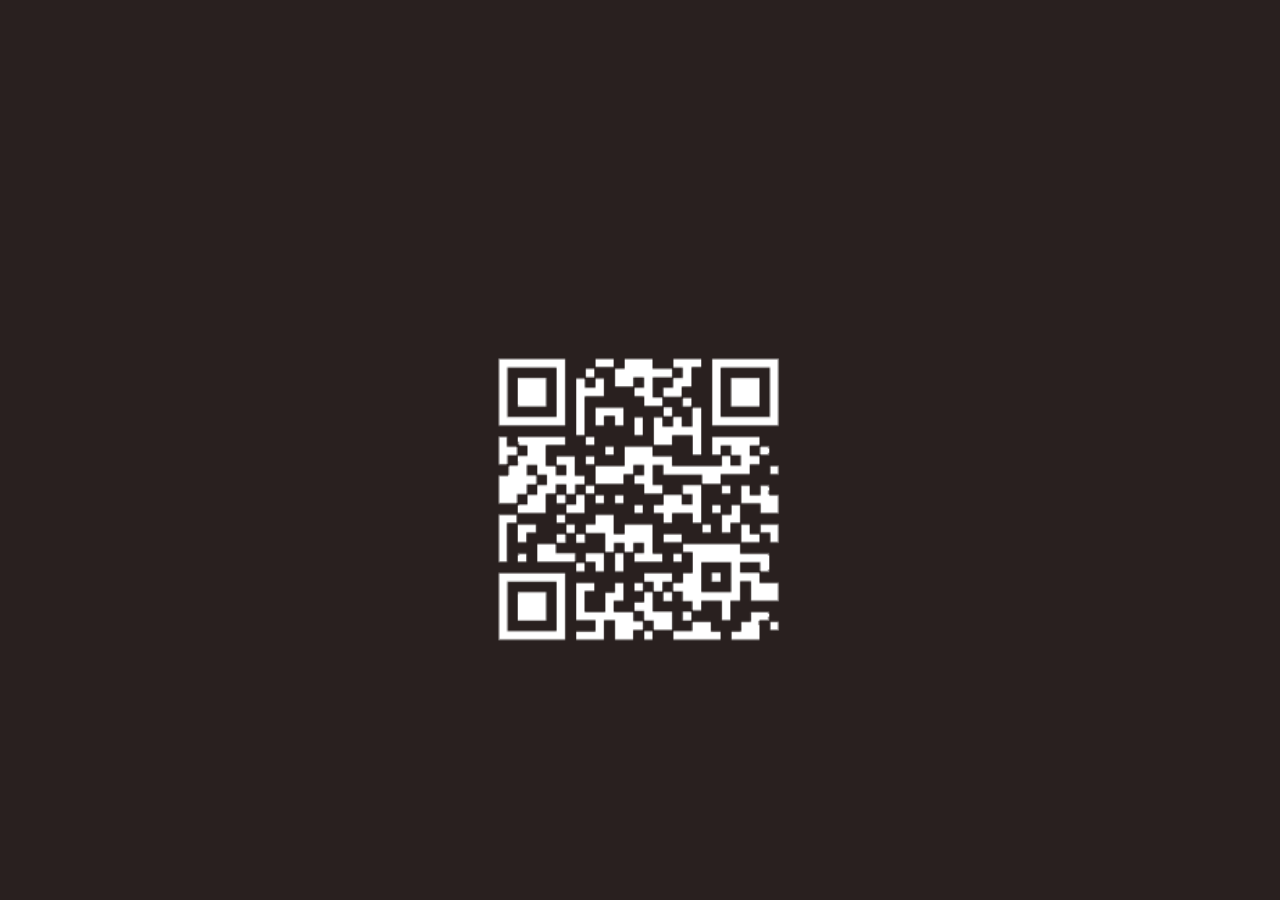
<file: index.html>
<html>

<head>
  <meta charset="utf-8">
  <meta property="og:type" content="website" />
  <meta property="og:title" content="건축공학부 2023 학술제" />
  <meta property="og:site_name" content="건축공학부 2023 학술전시회" />
  <meta property="og:url" content="HYU_Architectural_Engineering" />
  <meta property="og:image" content="./im/thumbnail.jpg" />
  <meta property="og:image:width" content="800" />
  <meta property="og:image:height" content="400" />
  <meta name="viewport" content="width=device-width, initial-scale=1.0">

  <title>2023 건축공학부 학술전시회</title>
  <link rel="stylesheet" importance='high' href="./css/font.css">
  <link rel="stylesheet" href="./css/index.css">
  <link rel="stylesheet" href="./css/reset.css">
  <link rel="stylesheet" href="./css/">
  <link rel="stylesheet" href="./css/font.css">
  <link rel="stylesheet" href="./css/header.css">
  <link rel="icon" href="./im/favicon.ico" type="image/x-icon">

  <script src="https://cdnjs.cloudflare.com/ajax/libs/gsap/3.5.1/gsap.min.js"></script>
  
</head>

<body>
  <canvas id="myCanvas"></canvas>
  <!-- <div class="comingsoon">
    <h1>2023 한양대 건축공학부 학술전시회</h1>
    <h2>Moment into a Movement</h2>Made by 건축공학부 윤준성 임여진
    <h2>Site will be unveiled in December</h2>
  </div> -->

  <div class="header">
    <a href="http://www.hyuare.com" class="title">HYU-ARE</a>
    <div class="menubar"></div>
  </div>
  <div class="header-open">
    <div class="header-menu-container">
      <a href="http://www.hyuare.com"class="header-menu">MOMENT</a>
      <a href="./html/aboutus.html" class="header-menu">ABOUTUS</a>
      <a href="./html/archieve.html" class="header-menu">ARCHIVE</a>
      <a href="./html/event.html" class="header-menu">EVENT</a>
    </div>
    <div class="header-menu-closeButton"></div>
  </div>

  <div id="loadingScreen" class="loading-screen">
    Now Loading.. <br>2023 한양대학교 건축공학부 학술전시회
  </div>


  <div class="momentText-container">
    <span>Turning a Moment</span>&nbsp
    <span>into a Movement</span>
  </div>

  <div class="momentText2-container">
    <span>Moment + Movement</span><br>
    <span>2023 한양대학교 건축공학부 학술제</span><br>
    <span>Graduation Exibition - ACE Contest</span>
  </div>

  <div class="momentText3-container">
    <span>서울 성동구 왕십리로 222</span><br>
    <span>한양대학교 건축관 1층</span><br>
    <span>2023.12.04 - 2023.12.10</span>
  </div>

  <div class="introduce-container">
    <div class="introduce-us">
      <p class="us-team">2023 건축공학부 학술제 준비위원회</p><br>
      <p class="us-name" id="Us-Leader">사이트 제작 및 디자인</p>
      <p class="us-name">윤준성</p><br>
      <p class="us-name" id="Us-Leader">사이트 디자인 및 홍보팀 팀장</p>
      <p class="us-name">임여진</p>
      <br><br>
      <p class="us-name" id="Us-Leader">총괄</p>
      <p class="us-name">고윤서, 박지현</p>
      <br><br>
      <!-- <p class="us-team">기획팀</p> -->
      <p class="us-name" id="Us-Leader">기획팀 팀장</p>
      <p class="us-name">홍수현</p>
      <br>
      <p class="us-name" id="Us-Leader">기획팀</p>
      <p class="us-name">김민준, 김용진, 김찬연, 장수환</p>
      <p class="us-name">조태웅, 최동혁, 홍수현</p>
      <br><br>
      <p class="us-name" id="Us-Leader">운영팀 팀장</p>
      <p class="us-name">문태선</p>
      <br>
      <p class="us-name" id="Us-Leader">운영팀</p>
      <p class="us-name">김은수, 남원지, 문태선, 백서영</p>
      <p class="us-name">송승윤, 이다연, 전선일, 최기훈</p>
      <br><br>
      <p class="us-name" id="Us-Leader">예산팀</p>
      <p class="us-name">이주한, 이태헌</p>
      <br>
    </div>
    <div class="introduce-poster">
      <div class="poster"></div>
      <div class="banner"></div>
    </div>

    <div class="next-page-handler" onclick="location.href='./html/aboutus.html';">>> About Us</div>
    <footer>
      <p>2023 한양대학교 건축공학부 학술전시회</p><br>
      <div>Copyright Yun Junseong All Rights Reserved.</div>
      <p>Inquiry for site modifications : junsung0207@naver.com</p>
    </footer>
  </div>

  
  <script type="text/javascript" src="./js/header.js"></script>
  <script type="text/javascript" src="./js/index.js"></script>
  <script type="text/javascript" src="./js/warning.js"></script>
</body>

</html>
</file>
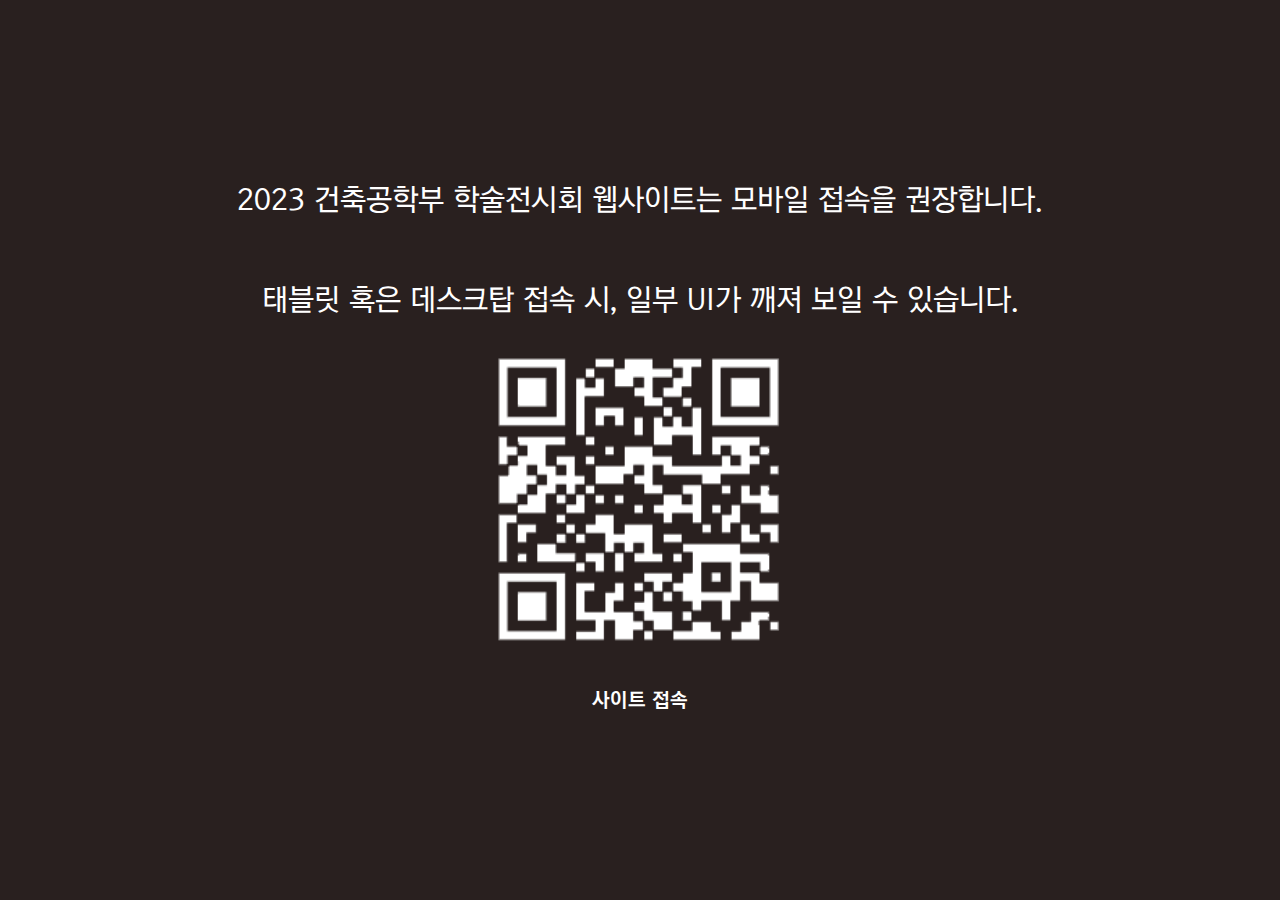
<file: desktop_warning.html>
<html>
    <head>
        <meta charset="utf-8">
        <meta property="og:type" content="website" />
        <meta property="og:title" content="건축공학부 2023 학술제" />
        <meta property="og:site_name" content="건축공학부 2023 학술전시회" />
        <meta property="og:url" content="HYU_Architectural_Engineering" />
        <meta property="og:image" content="./im/thumbnail.png" />
        <meta property="og:image:width" content="800" />
        <meta property="og:image:height" content="400" />
        <meta name="viewport" content="width=device-width, initial-scale=1.0">

        <!-- 공통 -->
        <link rel="stylesheet" importance='high' href="./css/font.css">
        <link rel="stylesheet" href="./css/header.css">
        <link rel="stylesheet" href="./css/reset.css">
        <link rel="stylesheet" href="./css/warning.css">

        <title>2023 건축공학부 학술전시회</title>
    </head>
    <body class="no-redirect">
        <div class="warning-container">
            <div class="warning-text">
                2023 건축공학부 학술전시회 웹사이트는 모바일 접속을 권장합니다. <br>태블릿 혹은 데스크탑 접속 시, 일부 UI가 깨져 보일 수 있습니다.
            </div>
            <div class="warning-qr"></div>
            <div class="warning-link" onclick="gotoPage()">사이트 접속</div>
        </div>

        <script type="text/javascript" src="./js/warning.js"></script>
    </body>
</html>
</file>
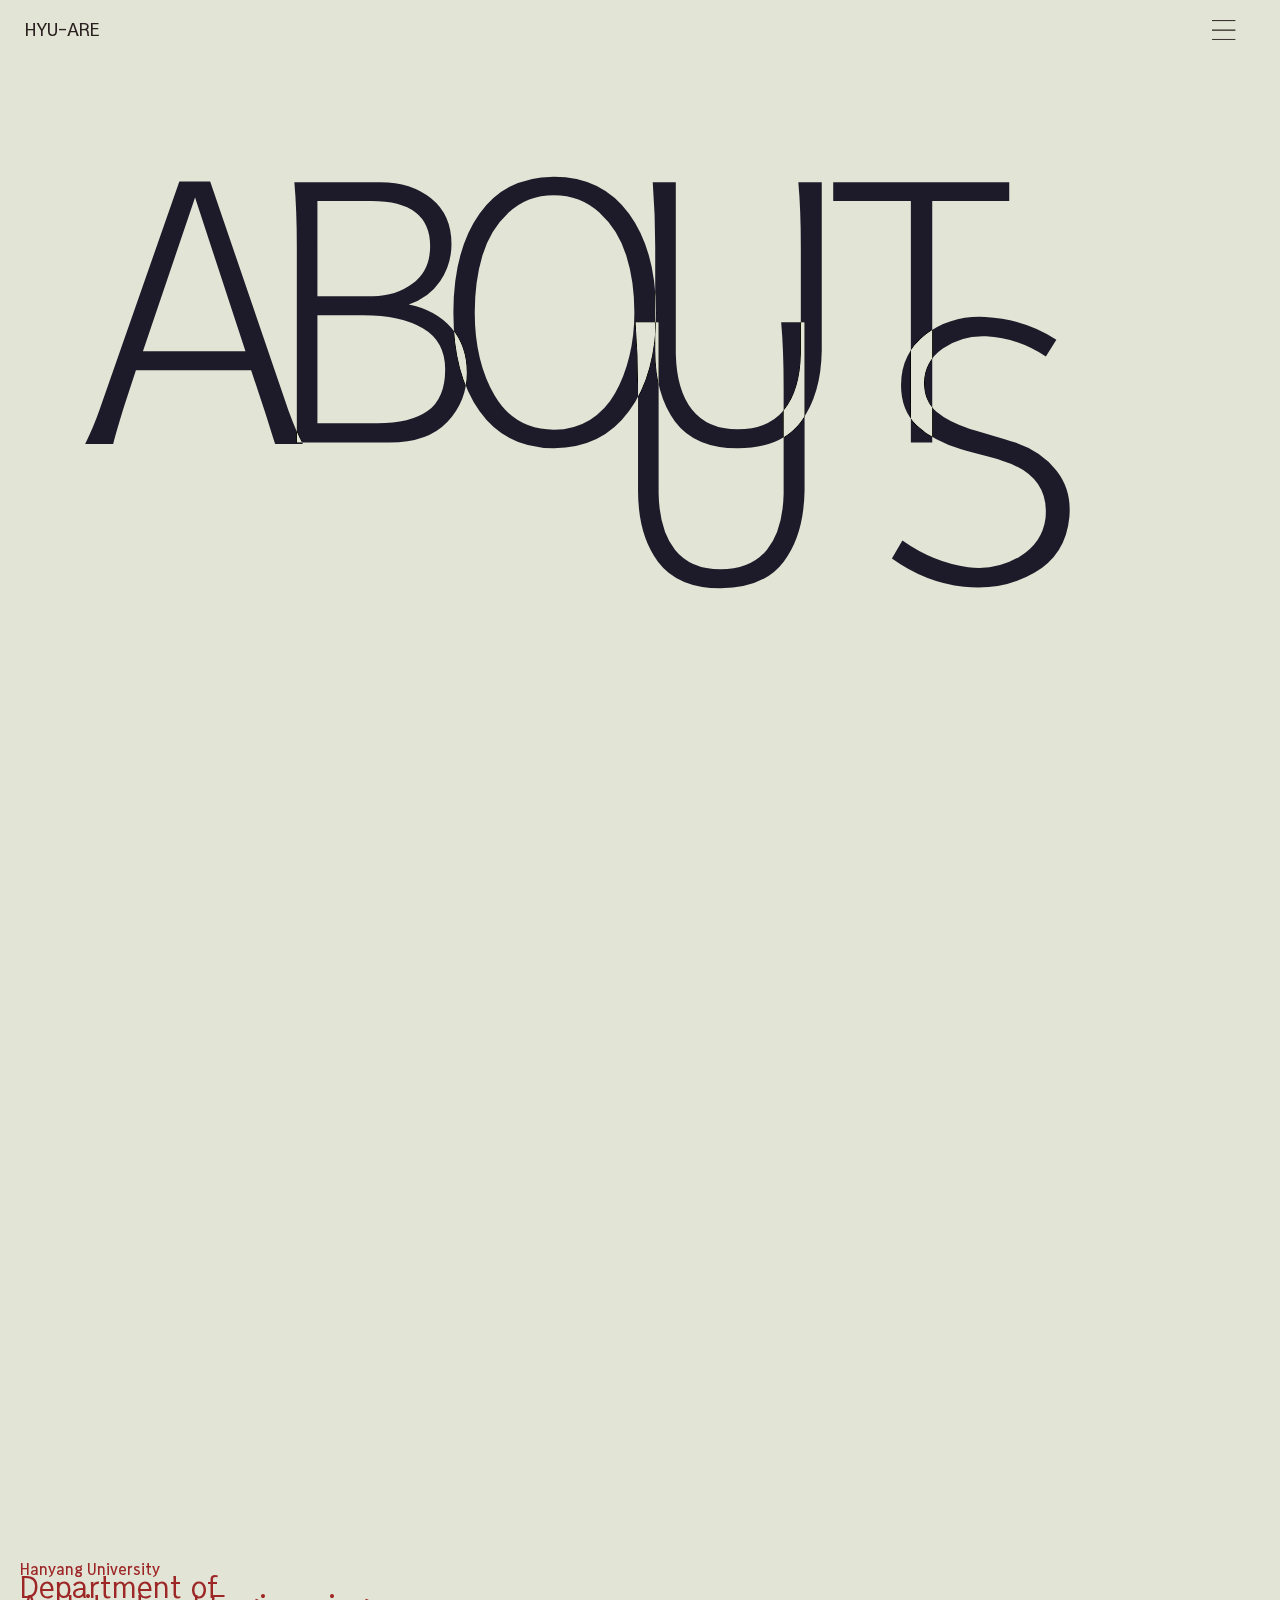
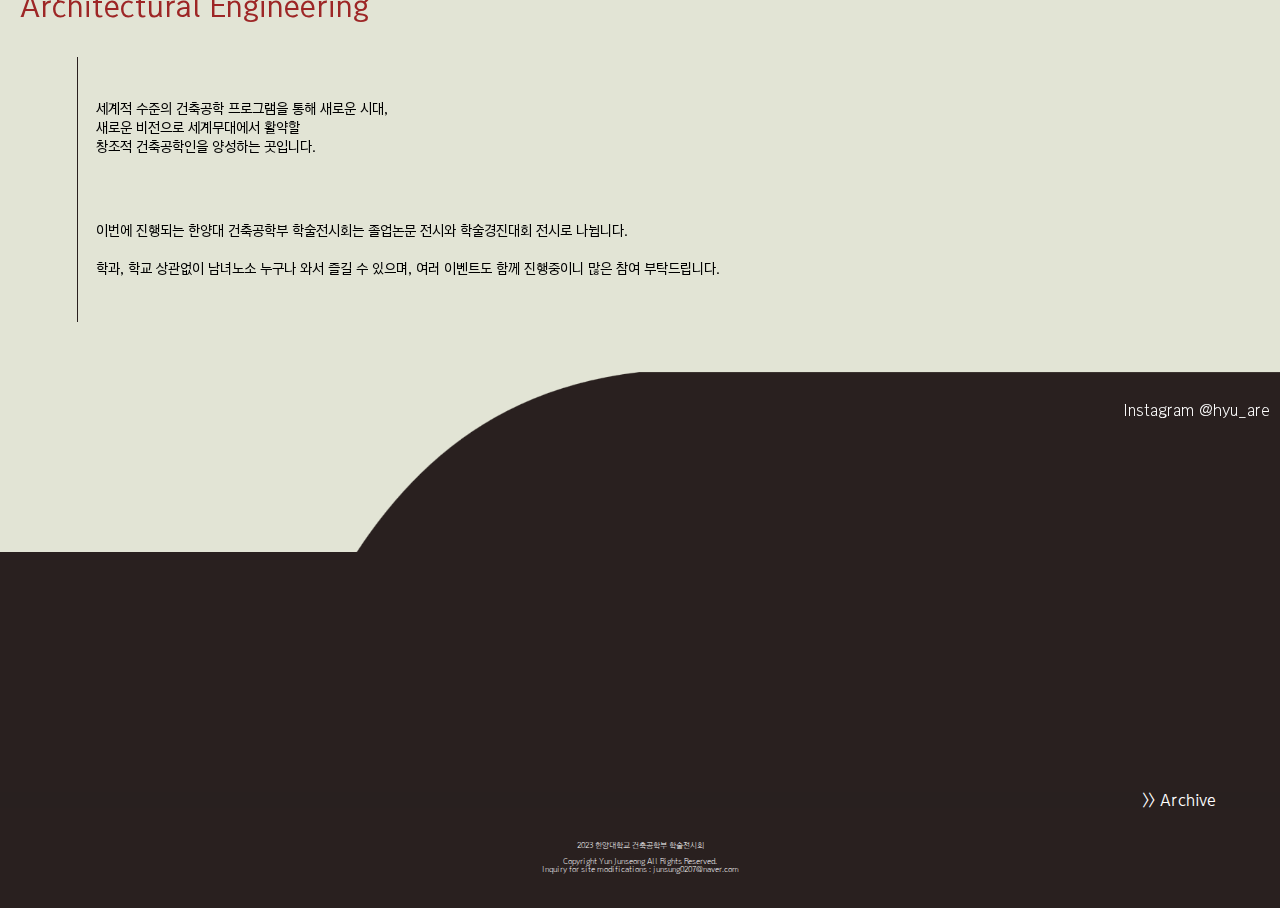
<file: html/aboutus.html>
<html>
    <head>
        <meta charset="utf-8">
        <meta property="og:type" content="website" />
        <meta property="og:title" content="건축공학부 2023 학술제" />
        <meta property="og:site_name" content="건축공학부 2023 학술전시회" />
        <meta property="og:url" content="HYU_Architectural_Engineering" />
        <meta property="og:image" content="../im/thumbnail.png" />
        <meta property="og:image:width" content="800" />
        <meta property="og:image:height" content="400" />
        <meta name="viewport" content="width=device-width, initial-scale=1.0">

        <title>2023 건축공학부 학술전시회</title>
        <!-- 공통 -->
        <link rel="stylesheet" importance='high' href="../css/font.css">
        <link rel="stylesheet" href="../css/header.css">
        <link rel="stylesheet" href="../css/reset.css">
        <link rel="stylesheet" href="../css/aboutus.css">
    </head>

    <body>
        <div class="header">
            <a href="../index.html" class="title">HYU-ARE</a>
            <div class="menubar"></div>
        </div>
        <div class="header-open">
            <div class="header-menu-container">
                <a href="http://www.hyuare.com"class="header-menu">MOMENT</a>
                <a href="../html/aboutus.html" class="header-menu">ABOUTUS</a>
                <a href="../html/archieve.html" class="header-menu">ARCHIVE</a>
                <a href="../html/event.html" class="header-menu">EVENT</a>
            </div>
            <div class="header-menu-closeButton"></div>
        </div>

        <div class="word-container">
            <div class="blend-container">
                <div class="alphabet-container">
                    <span>A</span>
                    <span>B</span>
                    <span>O</span>
                    <span>U</span>
                    <span>T</span>
                    <span>U</span>
                    <span>S</span>
                </div>
                <div class="moving-cir"></div>
                <div class="faculty-ball"></div>
            </div>
        </div>
        
        <div class="school">
            <p>Hanyang University</p>
            <p>Department of<br>Architectural Engineering</p>
        </div>
        <div class="aboutus-container">
            <div class="aboutus-detail">
                <p>
                    세계적 수준의 건축공학 프로그램을 통해 새로운 시대,<br>
                    새로운 비전으로 세계무대에서 활약할 <br>
                    창조적 건축공학인을 양성하는 곳입니다.
                </p>
                <p>
                    이번에 진행되는 한양대 건축공학부 학술전시회는 졸업논문 전시와 학술경진대회 전시로 나뉩니다.
                    <br><br>
                    학과, 학교 상관없이 남녀노소 누구나 와서 즐길 수 있으며, 여러 이벤트도 함께 진행중이니 많은 참여 부탁드립니다.
                    
                </p>
            </div>
        </div>
        <div class="faculty-container">
            
            <div class="faculty-hill">
                <div class="faculty-block-link"onclick="location.href='https://www.instagram.com/hyu_are/';"> 
                    <p>Instagram @hyu_are</p>
                </div>
            </div>
            <div class="faculty-block">
                <!-- <div class="faculty-text">The Faculty</div>
                <div class="faculty-block-prof" onclick="location.href='https://are.hanyang.ac.kr/-2';">
                    <p>교수진</p>
                    <p>김재준 교수님 <br>김주형 교수님</p>
                    <p>박준석 교수님 <br>유은종 교수님</p>
                    <p>전진용 교수님 <br>정재원 교수님</p>
                    <p>최창식 교수님 <br>한상환 교수님</p>
                    <p>배성철 교수님</p>
                </div> -->

                
            </div>
        </div>

        <div class="next-page-handler"><p onclick="location.href='./archieve.html';">>> Archive</p></div>
        <footer>
            <p>2023 한양대학교 건축공학부 학술전시회</p><br>
            <div>Copyright Yun Junseong All Rights Reserved.</div>
            <p>Inquiry for site modifications : junsung0207@naver.com</p>
        </footer>
          <script type="text/javascript" src="../js/header.js"></script>
          <script type="text/javascript" src="../js/aboutus.js"></script>
    </body>
</html>
</file>
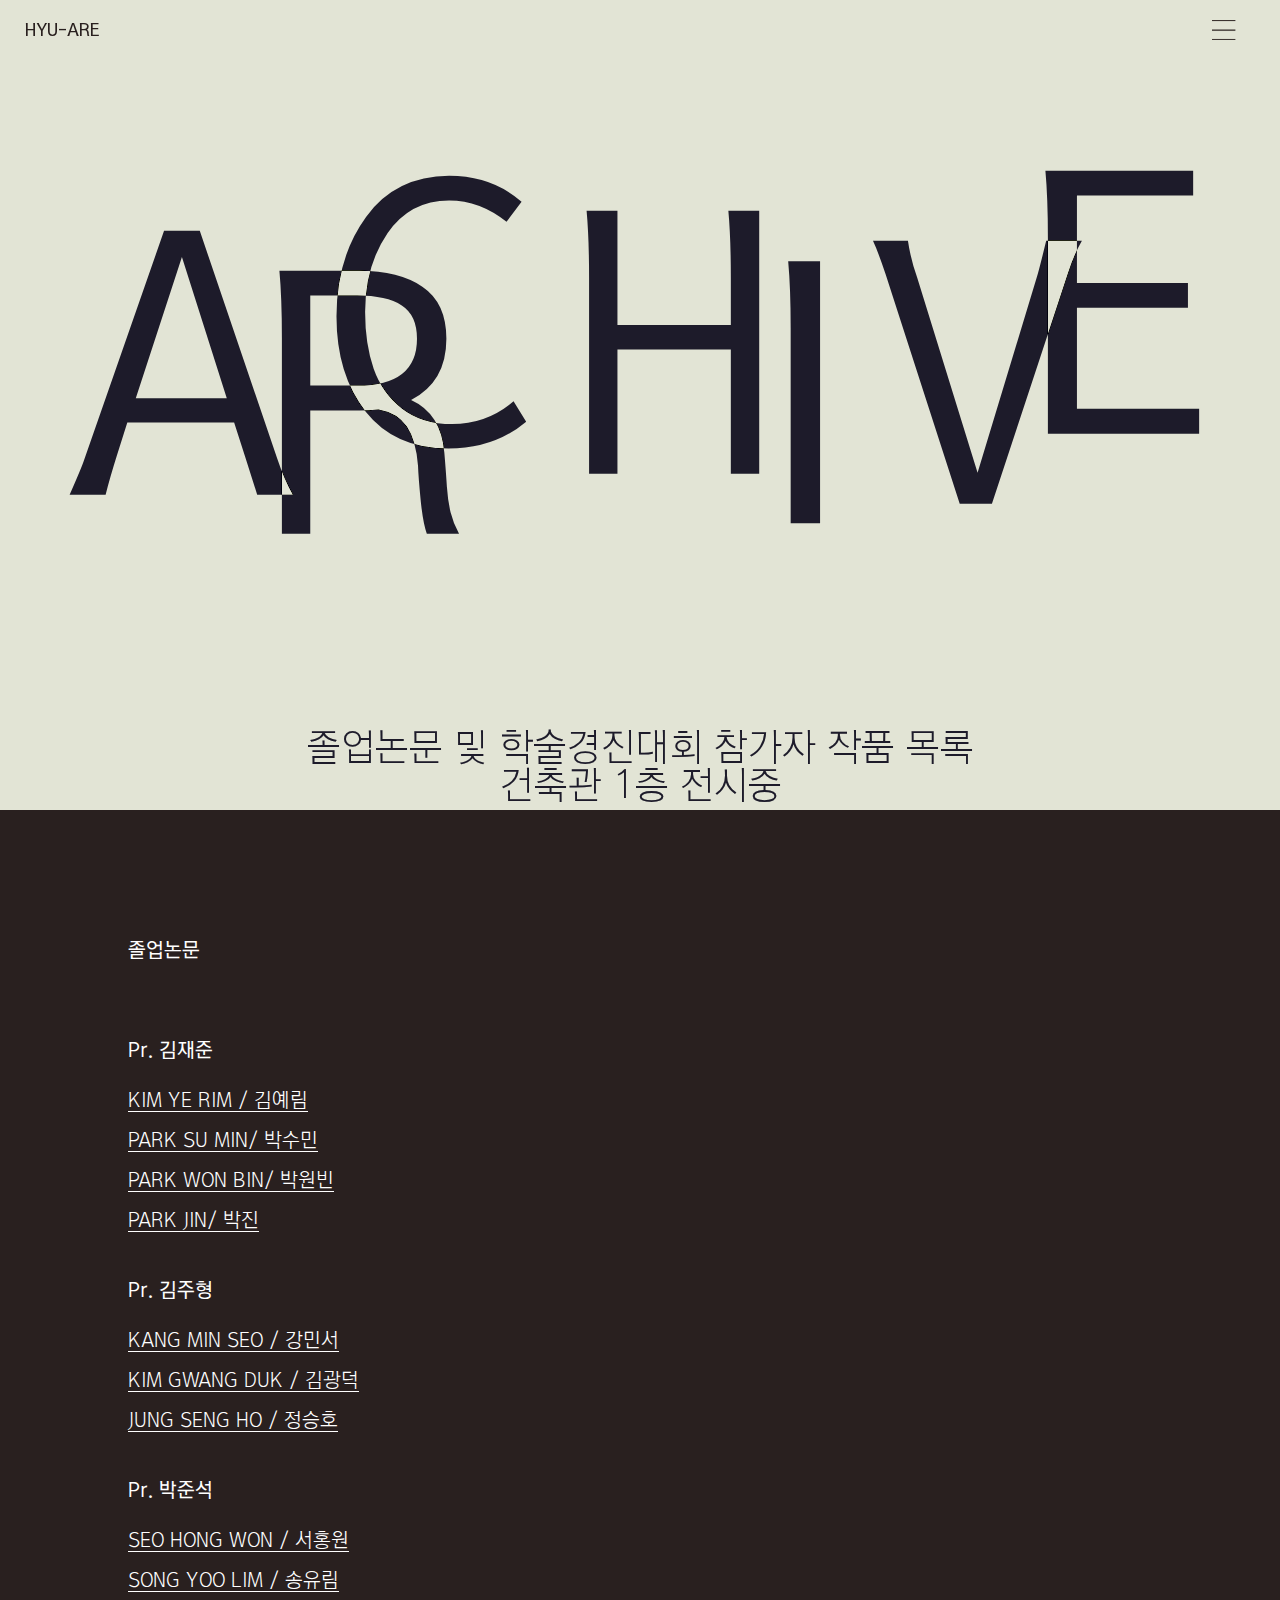
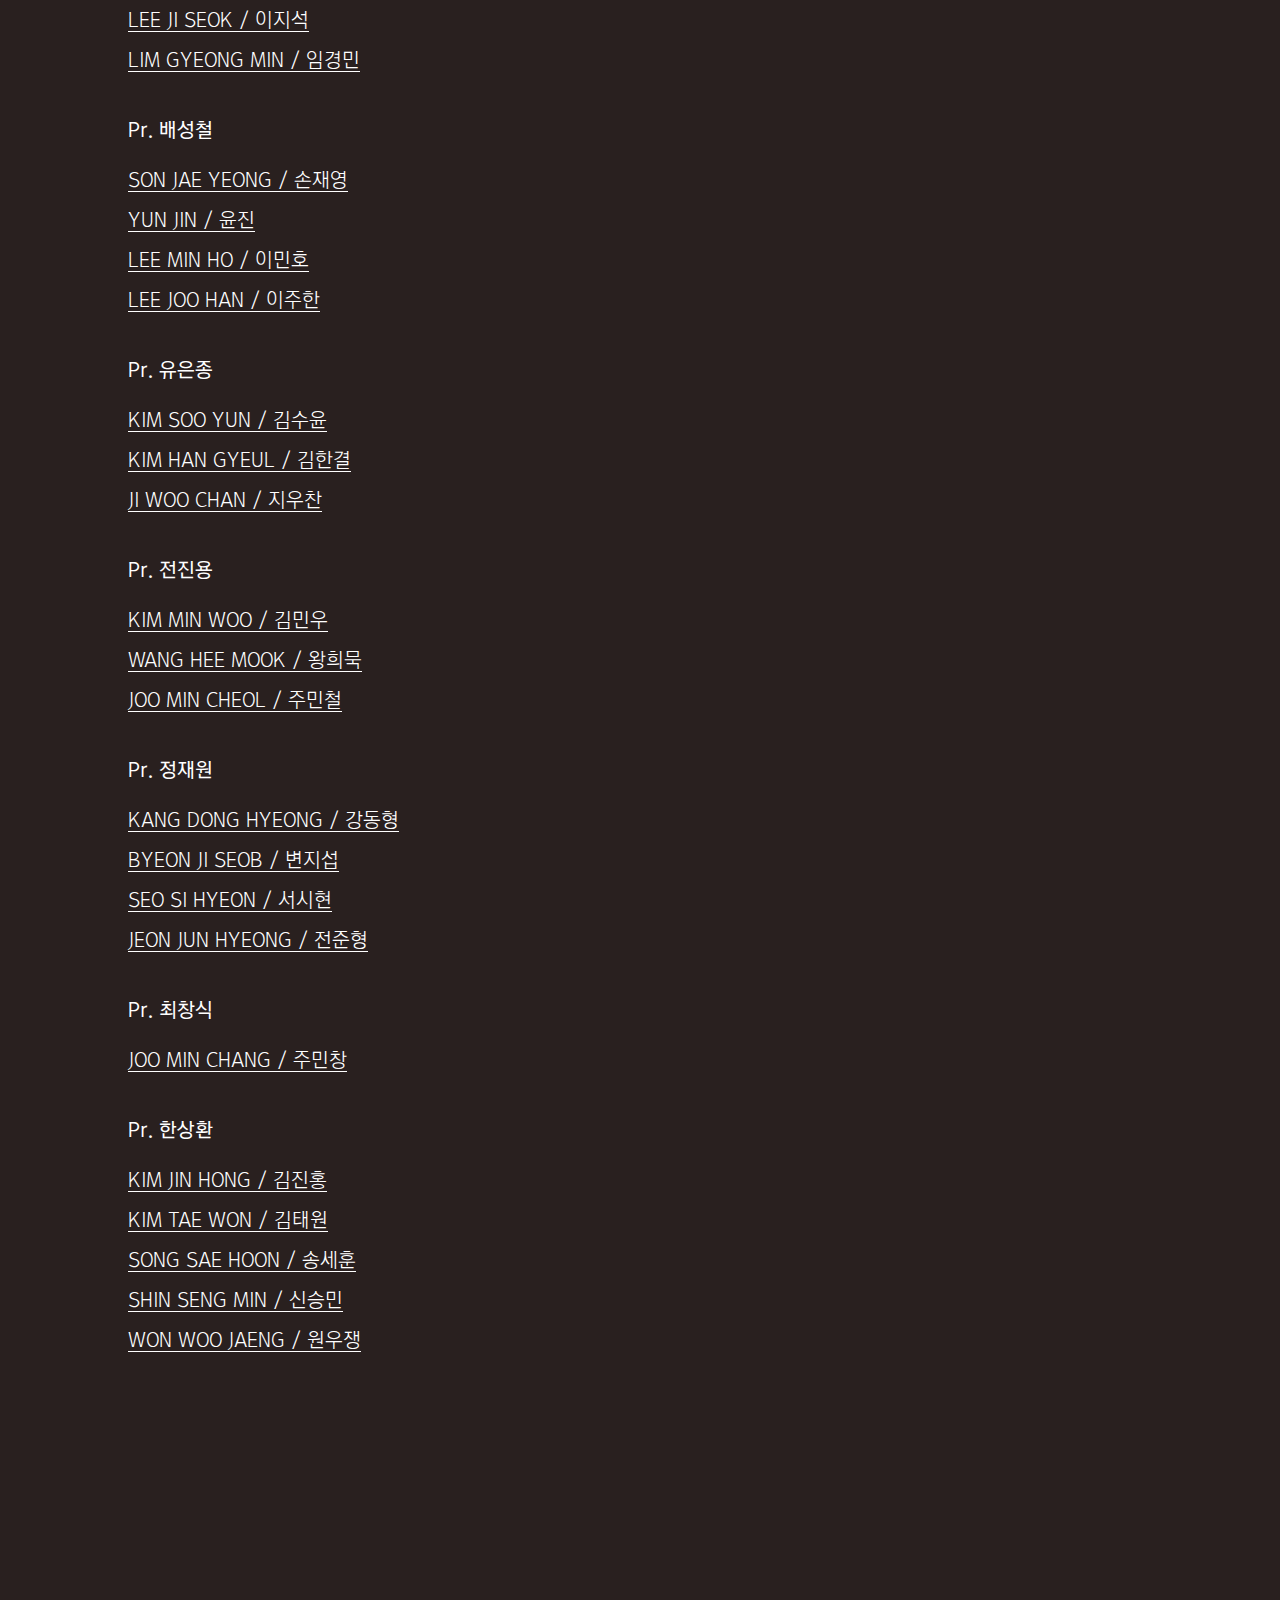
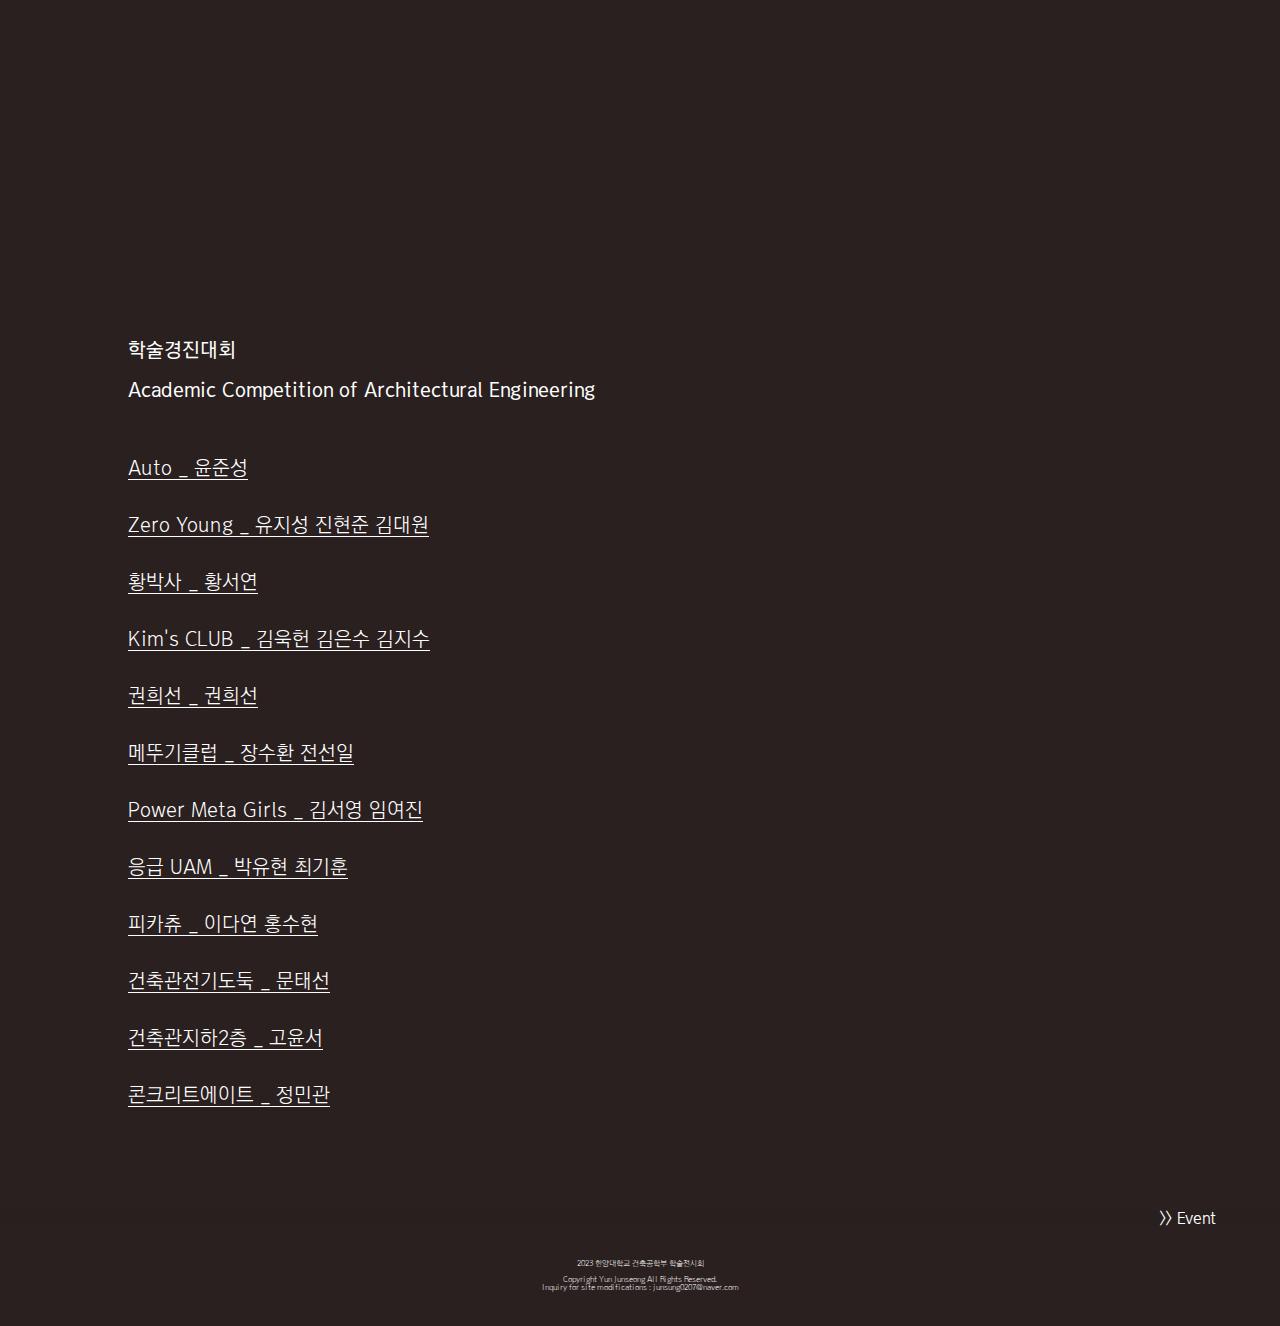
<file: html/archieve.html>
<html>
    <head>
        <meta charset="utf-8">
        <meta property="og:type" content="website" />
        <meta property="og:title" content="건축공학부 2023 학술제" />
        <meta property="og:site_name" content="건축공학부 2023 학술전시회" />
        <meta property="og:url" content="HYU_Architectural_Engineering" />
        <meta property="og:image" content="../im/thumbnail.png" />
        <meta property="og:image:width" content="800" />
        <meta property="og:image:height" content="400" />
        <meta name="viewport" content="width=device-width, initial-scale=1.0">

        <title>2023 건축공학부 학술전시회</title>
        <!-- 공통 -->
        <link rel="stylesheet" importance='high' href="../css/font.css">
        <link rel="stylesheet" href="../css/header.css">
        <link rel="stylesheet" href="../css/reset.css">

        <link rel="stylesheet" href="../css/archieve.css">
        
    </head>
    <body>

        <div class="header">
            <a href="../index.html" class="title">HYU-ARE</a>
            <div class="menubar"></div>
        </div>
        <div class="header-open">
            <div class="header-menu-container">
                <a href="http://www.hyuare.com"class="header-menu">MOMENT</a>
                <a href="../html/aboutus.html" class="header-menu">ABOUTUS</a>
                <a href="../html/archieve.html" class="header-menu">ARCHIVE</a>
                <a href="../html/event.html" class="header-menu">EVENT</a>
            </div>
            <div class="header-menu-closeButton"></div>
        </div>

        <div class="word-container">
            <div class="blend-container">
                <div class="alphabet-container">
                    <span>A</span>
                    <span>R</span>
                    <span>C</span>
                    <span>H</span>
                    <span>I</span>
                    <span>V</span>
                    <span>E</span>
                </div>
                <div class="moving-rec"></div>
                <div class="moving-rec"></div>
                <div class="moving-rec"></div>
                <div class="alphabet-text">졸업논문 및 학술경진대회 참가자 작품 목록<br>건축관 1층 전시중</div>
            </div>
        </div>

        <div class="archieve-list-container">
            <h1 class="stlist">
                <p class='st-pf'>졸업논문</p><br>
                <p class='st-pf'>Pr. 김재준</p>
                <span class="st-student">KIM YE RIM / 김예림</span>
                <div class="st-detail"><div class="st-detail-background"><p>생성형 AI 기반의 건축 설계 초기단계 프레임워크 제안</p><p>Proposal for a Framework for Architectural Design in the Initial Stages Using Generative AI</p><p>김예림</p></div></div><br><br>
                <span class="st-student">PARK SU MIN/ 박수민</span>
                <div class="st-detail"><div class="st-detail-background"><p>디지털 트윈 기반의 가상 라디오 맵을 활용한 실내 측위 기법 개선 방안에 대한 연구</p><p>A Study on the Improvement of Indoor Positioning Systems Using Digital Twin-Based Virtual Radio Maps</p><p>박수민</p></div></div><br><br>
                <span class="st-student">PARK WON BIN/ 박원빈</span>
                <div class="st-detail"><div class="st-detail-background"><p>미래 모빌리티를 도입한 해양 레저 프로토타입 제안</p><p>Proposal of Marine Leisure Prototype Introducing Future Mobility</p><p>박원빈</p></div></div><br><br>
                <span class="st-student">PARK JIN/ 박진</span>
                <div class="st-detail"><div class="st-detail-background"><p>주거 목적기반차량(PBV)을 활용한 모빌리티시티 프로토타입 제안</p><p>Proposal of Mobility City Prototype Utilizing Residential Purpose Built Vehicle(PBV)</p><p>박진</p></div></div><br><br>
                <p class='st-pf'>Pr. 김주형</p>
                <span class="st-student">KANG MIN SEO / 강민서</span>
                <div class="st-detail"><div class="st-detail-background"><p>가계부채, 전세가율, 기준금리가 주택매매가격에 미치는 영향에 관한 연구</p><p>A study on Effect of the Household Debt, Ratio of Jeonse to Purchase Price, Base Rate upon House Purchase Price</p><p>강민서</p></div></div><br><br>
                <span class="st-student">KIM GWANG DUK / 김광덕</span>
                <div class="st-detail"><div class="st-detail-background"><p>가상과업을 통한 건설관리자의 성향과역량의 상관관계 연구</p><p>A Study on the Correlation between the propensity and competence of construction managers through virtual tasks</p><p>김광덕</p></div></div><br><br>
                <span class="st-student">JUNG SENG HO / 정승호</span>
                <div class="st-detail"><div class="st-detail-background"><p>건설 일용직 근로자의 환경 개선 방안에 관한 연구</p><p>A Study on the Environmental Improvement Plan of Construction Day Workers</p><p>정승호</p></div></div><br><br>
                <p class='st-pf'>Pr. 박준석</p>
                <span class="st-student">SEO HONG WON / 서홍원</span>
                <div class="st-detail"><div class="st-detail-background"><p>건설사의 온실가스 배출량 및 저감 활동에 대한 연구 : Greenhouse Gas Protocol(GHG 프로토콜)에서의 Scope 1, 2를 중심으로</p><p>A Study on the Greenhouse Gas Emissions and Reduction Activities of Construction Companies : Focused on Scope 1 and 2 in the Greenhouse Gas Protocol</p><p>서홍원</p></div></div><br><br>
                <span class="st-student">SONG YOO LIM / 송유림</span>
                <div class="st-detail"><div class="st-detail-background"><p>사무공간 내 사람 중심형 공조시스템 제안</p><p>A Proposal for Human-Centered Heating and Cooling System in Working Space</p><p>송유림</p></div></div><br><br>
                <span class="st-student">LEE JI SEOK / 이지석</span>
                <div class="st-detail"><div class="st-detail-background"><p>공동 주택 창호-벽체 연결 부위에서의 열교 저감 방안</p><p>A study on the Reduction of Thermal Bridge in Window-wall connections</p><p>이지석</p></div></div><br><br>
                <span class="st-student">LIM GYEONG MIN / 임경민</span>
                <div class="st-detail"><div class="st-detail-background"><p>개별공조를 고려한 온열쾌적 예측을 위한 인체생리모델 개발에 관한 연구</p><p>Development of Human Physiological Model for Predicting Thermal Comfort considering Personal air-conditioning</p><p>임경민</p></div></div><br><br>
                <p class='st-pf'>Pr. 배성철</p>
                <span class="st-student">SON JAE YEONG / 손재영</span>
                <div class="st-detail"><div class="st-detail-background"><p>칼슘 실리케이트 시멘트(CSC)의 탄산화 깊이에 따른 반응성 분석</p><p>Analysis of Reactivity Based on Carbonation Depth in a Carbonation Evironement for CSC</p><p>손재영</p></div></div><br><br>
                <span class="st-student">YUN JIN / 윤진</span>
                <div class="st-detail"><div class="st-detail-background"><p>다양한 pH 조건에서의 염소 및 황산 노출에 의한 칼슘 실리케이트 수화물 (C-S-H)의 나노구조 변형</p><p>Nanostructural Deformation of Calcium Silicate Hydrate (C-S-H) in Response to Chloride and Sulfate Exposure with Varying pH Conditions</p><p>윤진</p></div></div><br><br>
                <span class="st-student">LEE MIN HO / 이민호</span>
                <div class="st-detail"><div class="st-detail-background"><p>다양한 종류의 슬래그를 혼입한 시멘트 경화체의 6가 크롬 고정 성능 평가</p><p>Evaluation of hexavalent chromium immobilization capacity in cement pastes incorporating various types of slag</p><p>이민호</p></div></div><br><br>
                <span class="st-student">LEE JOO HAN / 이주한</span>
                <div class="st-detail"><div class="st-detail-background"><p>석회석 분말을 첨가한 조강 포틀랜드 시멘트의 특성 연구</p><p>A study on the characteristics of Early-strength Portland cement with various limestone powder</p><p>이주한</p></div></div><br><br>
                <p class='st-pf'>Pr. 유은종</p>
                <span class="st-student">KIM SOO YUN / 김수윤</span>
                <div class="st-detail"><div class="st-detail-background"><p>편심 코여행 필로티 건축물의 내진안전성에 관한 연구</p><p>A Study on the Seismic Safety for a Pilotis Building with Eccentric Core</p><p>김수윤</p></div></div><br><br>
                <span class="st-student">KIM HAN GYEUL / 김한결</span>
                <div class="st-detail"><div class="st-detail-background"><p>인공벌 군집 알고리즘을 이용한 트러스의 이산최적설계</p><p>A discrete optimal designation algorithm using artificial punishment algorithms using artificial punishment</p><p>김한결</p></div></div><br><br>
                <!-- <span class="st-student">LEE JAE JIN / 이재진</span>
                <div class="st-detail"><div class="st-detail-background"><p>본문</p><p>영어</p><p>이재진</p></div></div><br><br> -->
                <span class="st-student">JI WOO CHAN / 지우찬</span>
                <div class="st-detail"><div class="st-detail-background"><p>LiDAR를 활용한 건축물 철거물량 산출방안 연구</p><p>Study on the Estimation Method of Demolition Quantity for Buildings Using LiDAR</p><p>지우찬</p></div></div><br><br>
                <p class='st-pf'>Pr. 전진용</p>
                <span class="st-student">KIM MIN WOO / 김민우</span>
                <div class="st-detail"><div class="st-detail-background"><p>고령자 발화음의 Mel-Spectogram과 ACF 분석</p><p>Mel-Spectogram and ACF Analysis of Elder’s Speech Sound</p><p>김민우</p></div></div><br><br>
                <span class="st-student">WANG HEE MOOK / 왕희묵</span>
                <div class="st-detail"><div class="st-detail-background"><p>장방형 및 비정형 공간의 실내 음향특성 비교</p><p>Comparison of acoustical characteristics between rectangular and non-rectangular shaped room</p><p>왕희묵</p></div></div><br><br>
                <span class="st-student">JOO MIN CHEOL / 주민철</span>
                <div class="st-detail"><div class="st-detail-background"><p>건축공간에서 발화음의 ACF 분석에 따른 특성 분류</p><p>Classification of Characteristics according to ACF Analysis of Speech in Architectural Space</p><p>주민철</p></div></div><br><br>
                <p class='st-pf'>Pr. 정재원</p>
                <span class="st-student">KANG DONG HYEONG / 강동형</span>
                <div class="st-detail"><div class="st-detail-background"><p>한양대학교 건축관의 ECO2 시뮬레이션을 통한 최적 성능 외피 제안</p><p>Proposal of optimal skin performance through ECO2 simulation of Hanyang University Architecture Building</p><p>강동형</p></div></div><br><br>
                <span class="st-student">BYEON JI SEOB / 변지섭</span>
                <div class="st-detail"><div class="st-detail-background"><p>광역 상수도망을 활용한 도시단위 수열 냉난방 시스템의 수온 문제 및 한계 고찰</p><p>A DISCUSSION ON WATER TEMPERATURE ISSUES IN CITY-SCALE WATER-SOURCE HEAT PUMP SYSTEM USING A MULTIREGIONAL WATER MAIN</p><p>변지섭</p></div></div><br><br>
                <span class="st-student">SEO SI HYEON / 서시현</span>
                <div class="st-detail"><div class="st-detail-background"><p>지역별 BIPV 최대발전량을 위한 적정 Tilt 각도 예측 시스템 개발</p><p>Development of an Appropriate Tilt Angle Prediction System for BIPV Maximum Power Generation by Region</p><p>서시현</p></div></div><br><br>
                <span class="st-student">JEON JUN HYEONG / 전준형</span>
                <div class="st-detail"><div class="st-detail-background"><p>교량 일체형 태양광 발전의 효율 및 경제성 분석</p><p>An Analysis of the Efficiency and Economic Economy of the Integrated Bridge Solar Power Generation</p><p>전준형</p></div></div><br><br>
                <p class='st-pf'>Pr. 최창식</p>
                <!-- <span class="st-student">KOO MIN SEONG / 구민성</span>
                <div class="st-detail"><div class="st-detail-background"><p>본문</p><p>영어</p><p>구민성</p></div></div><br><br> -->
                <span class="st-student">JOO MIN CHANG / 주민창</span>
                <div class="st-detail"><div class="st-detail-background"><p>물시멘트비와 순환골재 치환율에 따른 압축강도 변화 분석 연구</p><p>A Study on the Analysis of Compression Strength and circulation according to the circulation rate and circulating osteoporosis</p><p>주민창</p></div></div><br><br>
                <p class='st-pf'>Pr. 한상환</p>
                <span class="st-student">KIM JIN HONG / 김진홍</span>
                <div class="st-detail"><div class="st-detail-background"><p>Pinching 모델을 이용한 RC 기둥 반복거동 예측</p><p>Prediction of cyclic behavior of RC columns using pinching model</p><p>김진홍</p></div></div><br><br>
                <span class="st-student">KIM TAE WON / 김태원</span>
                <div class="st-detail"><div class="st-detail-background"><p>Fiber Elements를 적용한 복근보의 단면 해석</p><p>Sectional Analysis of Doubly Reinforced Beam with Fiber Elements Model</p><p>김태원</p></div></div><br><br>
                <span class="st-student">SONG SAE HOON / 송세훈</span>
                <div class="st-detail"><div class="st-detail-background"><p>대칭반복하중을 받는 대각보강 연결보의 뼈대곡선 경험식 제안</p><p>Empirical equations for backbone curve of diagonally reinforced coupling beams subjected to cyclic loading reversals</p><p>송세훈</p></div></div><br><br>
                <span class="st-student">SHIN SENG MIN / 신승민</span>
                <div class="st-detail"><div class="st-detail-background"><p>설계응답스펙트럼 작성 프로그램 개발</p><p>Development a program of generating design response spectrum</p><p>신승민</p></div></div><br><br>
                <!-- <span class="st-student">JI MOO HYEON / 지무현</span>
                <div class="st-detail"><div class="st-detail-background"><p>본문</p><p>영어</p><p>지무현</p></div></div><br><br> -->
                <span class="st-student">WON WOO JAENG / 원우쟁</span>
                <div class="st-detail"><div class="st-detail-background"><p>철근 콘크리트 보-기둥 접합부 전단 강도 예측</p><p>Prediction of shear strength for reinforced concrete beam-column joint</p><p>원우쟁</p></div></div><br><br>
            </h1>
            <h1 class="ctlist">
                <p class='st-pf'>학술경진대회<br><br>Academic Competition of Architectural Engineering</p><br>
                <span class="st-student">Auto _ 윤준성</span>
                <div class="st-detail"><div class="st-detail-background"><p>반자율주행차의 최적 주차 배치 솔루션</p><p><br></p><p>윤준성</p></div></div><br><br>
                <span class="st-student">Zero Young _ 유지성 진현준 김대원</span>
                <div class="st-detail"><div class="st-detail-background"><p>도심 속 수직적인 브루어리</p><p><br></p><p>유지성, 진현준, 김대원</p></div></div><br><br>
                <span class="st-student">황박사 _ 황서연</span>
                <div class="st-detail"><div class="st-detail-background"><p>사회, 지역적 요인을 고려한 친환경 시멘트 대체제 백색 포틀랜드 경화체의 물성분석과 적용방안 탐색</p><p><br></p><p>황서연</p></div></div><br><br>
                <span class="st-student">Kim's CLUB _ 김욱헌 김은수 김지수</span>
                <div class="st-detail"><div class="st-detail-background"><p>젊은 도시 유목민을 위한 주거 패러다임 제안</p><p><br></p><p>김욱헌 김은수 김지수</p></div></div><br><br>
                <span class="st-student">권희선 _ 권희선</span>
                <div class="st-detail"><div class="st-detail-background"><p>추락 사고 방지를 위한 사용자 친화적인 안전 고리</p><p><br></p><p>권희선</p></div></div><br><br>
                <span class="st-student">메뚜기클럽 _ 장수환 전선일</span>
                <div class="st-detail"><div class="st-detail-background"><p>그래스호퍼를 통한 자동화설계(음영영역 기반)</p><p><br></p><p>장수환 전선일</p></div></div><br><br>
                <span class="st-student">Power Meta Girls _ 김서영 임여진</span>
                <div class="st-detail"><div class="st-detail-background"><p>Metaball 알고리즘을 이용한 노인시설 AI 자동화 설계 접목</p><p><br></p><p>김서영 임여진</p></div></div><br><br>
                <span class="st-student">응급 UAM _ 박유현 최기훈</span>
                <div class="st-detail"><div class="st-detail-background"><p>Emergency Medical Network</p><p><br></p><p>박유현 최기훈</p></div></div><br><br>
                <span class="st-student">피카츄 _ 이다연 홍수현</span>
                <div class="st-detail"><div class="st-detail-background"><p>홈 시스템의 제어</p><p><br></p><p>이다연 홍수현</p></div></div><br><br>
                <span class="st-student">건축관전기도둑 _ 문태선</span>
                <div class="st-detail"><div class="st-detail-background"><p>프레임워크 작성을 통한 현존 버스터미널들의 효용성 파악</p><p><br></p><p>문태선</p></div></div><br><br>
                <span class="st-student">건축관지하2층 _ 고윤서</span>
                <div class="st-detail"><div class="st-detail-background"><p>시간에 따른 사용자 특성 분석을 통한 학습형 엘리베이터 알고리즘</p><p><br></p><p>고윤서</p></div></div><br><br>
                <span class="st-student">콘크리트에이트 _ 정민관</span>
                <div class="st-detail"><div class="st-detail-background"><p>시멘트 물비율과 온도의 변화에 따른 경향분석</p><p><br></p><p>정민관</p></div></div><br><br>
            </h1>
            
        </div>
        
        <div class="next-page-handler"><p onclick="location.href='./event.html';">>> Event</p></div>
        <footer>
            <p>2023 한양대학교 건축공학부 학술전시회</p><br>
            <div>Copyright Yun Junseong All Rights Reserved.</div>
            <p>Inquiry for site modifications : junsung0207@naver.com</p>
        </footer>
          <script type="text/javascript" src="../js/header.js"></script>
          <script type="text/javascript" src="../js/archieve.js"></script>
    </body>
</html>
</file>
<file: css/font.css>
@font-face{
    font-family : aGothic10;
    src:url("../fonts/a고딕10.ttf");
    font-weight: 300;
}

@font-face{
    font-family : aGothic11;
    src:url("../fonts/a고딕11.ttf");
    font-weight: 300;
}

@font-face{
    font-family : aGothic12;
    src:url("../fonts/a고딕12.ttf");
    font-weight: 300;
}

@font-face{
    font-family : aGothic13;
    src:url("../fonts/a고딕13.ttf");
    font-weight: 300;
}

@font-face{
    font-family : aGothic14;
    src:url("../fonts/a고딕14.ttf");
    font-weight: 300;
}

@font-face{
    font-family : aGothic15;
    src:url("../fonts/a고딕15.ttf");
    font-weight: 300;
}

@font-face{
    font-family : aGothic16;
    src:url("../fonts/a고딕16.ttf");
    font-weight: 300;
}
/* 
@font-face{
    font-family : aGothic17;
    src:url("../fonts/a고딕17.ttf");
    font-weight: 300;
} */
/* 
@font-face{
    font-family : aGothic18;
    src:url("../fonts/a고딕18.ttf");
    font-weight: 300;
} */
</file>
<file: css/index.css>
body{
  width:100%;
  height:auto; /*추후수정*/
  background-color: #e2e4d5;
}

.introduce-container{
  width:100%;
  top:5000px;
  height:auto;
  position:relative;
  background-color:#28201f;
}

.introduce-us{
  width:auto;
  height:auto; /*2000의 30%*/
  padding:100px 30px 100px 30px;

  color:#e2e4d5;
  font-family: "aGothic13",sans-serif;
  line-height: 30px;
  /* border:1px solid gray; */
}



.us-name{
  text-align:end;
  font-family: "aGothic11";
}

.us-team{
  margin-bottom:60px;
}

#Us-Leader{
  color:#67685e;
}

.introduce-poster{
  width:auto;
  height:950px; /*2000의 70%*/
  text-align: center;

  display:flex;
  flex-direction: column;
  justify-content: space-around;
  align-items: center;
  margin-top:100px;
  margin-bottom:150px;
  /* border:1px solid gray; */
}

.poster{
  width:80%;
  height:400px;
  background-image: url("../im/Poster1.png");
  background-size:contain;
  background-repeat: no-repeat;
  background-position: center;
}

.banner{
  width:80%;
  height:400px;
  background-image: url("../im/Poster2.png");
  background-size:contain;
  background-repeat: no-repeat;
  background-position: center;
}

.poster-name{
  padding: 30px 0 100px 0;
  color:#e2e4d5;
  font-family: "aGothic14",sans-serif;
}


#myCanvas{
  display:block;

   width : 100%;
   height : auto;
   background-color: #e2e4d5;
   /* border:1px solid gray; */

   position:fixed;
}

.momentText-container, .momentText2-container, .momentText3-container{
  width:100%;
  height:200px;
  position:fixed;
  top:600px;

  color:#28201f;
  text-align: center;
  font-size:14px;
  font-family: "aGothic15",sans-serif;
  letter-spacing: 1.2px;

  display: flex;
  justify-content: center;
  text-align: center;

  /* border:1px solid gray; */
}

.momentText2-container, .momentText3-container{
  flex-direction: column;
  height:auto;
  letter-spacing: 0.3px;
}


.momentText-container span{
  transition: opacity 0.5s, visibility 0s;
  opacity: 0;
  visibility: hidden;
}

.momentText-container span.visible {
  transition: opacity 0.5s, visibility 0s;
  opacity: 1;
  visibility: visible;
}

.momentText2-container span{
  transition: opacity 0.5s, visibility 0s;
  opacity: 0;
  visibility: hidden;
}

.momentText2-container span.visible {
  transition: opacity 0.5s, visibility 0s;
  opacity: 1;
  visibility: visible;
}

.momentText3-container span{
  transition: opacity 0.5s, visibility 0s;
  opacity: 0;
  visibility: hidden;
}

.momentText3-container span.visible {
  transition: opacity 0.5s, visibility 0s;
  opacity: 1;
  visibility: visible;
}

/* nextpagehandler */

.next-page-handler{
  transition: opacity 0.5s, visibility 0s;
  opacity: 0;
  visibility: hidden;
}

.next-page-handler.visible {
  transition: opacity 0.5s, visibility 0s;
  opacity: 1;
  visibility: visible;
}

@media screen and (min-width:768px) {
  .momentText-container, .momentText2-container, .momentText3-container{
    top:620px;
    font-size:15px;
  }
}

@media screen and (min-width:1024px) {
  .momentText-container, .momentText2-container, .momentText3-container{
    top:650px;
    font-size:20px;
  }
  .poster, .banner{
    height:500px;
  }
}
@media screen and (min-width:1600px) {
  .momentText-container, .momentText2-container, .momentText3-container{
    top:680px;
    font-size:24px;
  }
}

@keyframes opacityOn {
  0%{
    opacity:0;
  }
  100%{
    opacity:1;
  }
}

/* 미공 */
.comingsoon{
  
  width:100%;
  height:100%;
  background-color:black;
  display:flex;
  flex-direction:column;
  justify-content: center;
  align-items: center;
}

.comingsoon h1, .comingsoon h2{
  color:white;

}

.comingsoon h1{
  color:white;
  margin:30px 0;
}
</file>
<file: css/header.css>
.header{
    width:100%;
    height: 60px;
    color:white;
    /* background-color:black; */
    position:fixed;
    z-index: 100;
    
    display:flex;
    flex-direction: row;
    justify-content: space-between;
  }
  
  .header .title{
    width:100px;
    height:30px;
    margin:auto 0 auto 12px;
    text-align: center;
    
    display:flex;
    justify-content: center;
    align-items: center;
  
    text-decoration:none;
    color:#29201f;
    font-family: 'aGothic14',sans-serif;

  
    /* border:1px solid gray; */
  }

  .title{
    font-size:18px;
  }
  
  .header .menubar{
    width:30px;
    height:20px;
  
    /* border:1px solid white; */
    margin:auto 3vw auto 0;
  
    background-image: url("../im/menubar.png");
    background-size:contain;
    background-repeat: no-repeat;

    cursor: pointer;

  }

  .header-menu-button{
    display:block;
    width:30px;
    height:30px;
    
    /* border:1px solid gray; */
    position:fixed;
    right:100px;
    top:10%;
    cursor: pointer;
  }
  
  .header-open{
    width:100%;
    height:100%;
    position:fixed;
    background-color:#29201f;
  
    display:flex;
    justify-content: center;
    align-items: center;

    position:fixed;
    visibility: hidden;
    opacity:0;
    transition: visibility 0s, opacity 0.1s linear;
    top:0;
    z-index:100;

  }

  .header-open.visible{
    visibility: visible;
    opacity:1;
  }

  


  .header-menu-closeButton {
    position: absolute;
    top: 20px; /* 상단에서 10px */
    right: 3.3vw; /* 우측에서 10px */
    width: 30px;
    height: 30px; 
    cursor: pointer;
  }
  
  .header-menu-closeButton:before, .header-menu-closeButton:after {
    content: '';
    position: absolute;
    top: 15px;
    left: 5px;
    width: 25px;
    height: 2px;
    background-color: white;
  }
  
  .header-menu-closeButton:before {
    transform: rotate(45deg); /* 45도 회전 */
  }
  
  .header-menu-closeButton:after {
    transform: rotate(-45deg); /* -45도 회전 */
  }

  .header-menu-container{
    display: flex;
    flex-direction: column;
    justify-content: space-around;
    width:auto;
    height:50%;
  }

  .header-menu-container .header-menu{
    width:auto;
    height:auto;
    font-family: "aGothic13",sans-serif;
    color:white;
    text-decoration: none;
    font-size: 8vw;

    display:flex;
    justify-content: center;
    align-items: center;
    text-align: center;
  }


  /* footer */

  footer{
    display:flex !important;
    position:relative;
    bottom:0;

    width: 100%;
    height:100px;
    background-color:#29201f;

    text-align: center;
    color:white;
    font-family: "aGothic10",sans-serif !important;
    justify-content: center;
    align-items: center;
    flex-direction: column;
    font-size:8px !important;
    text-decoration: none;
  }

  /* index.css에서는 opacity:0; */
  .next-page-handler{ 
    position:relative;
    /* bottom:20px; */
    text-align:right;
    right:0;
    padding-right:5%;
    width:auto;
    height:auto;
    color:white;
    /* mix-blend-mode: difference; */
    
    background-color:#28201f;
    
    font-family: "aGothic12",sans-serif;
    z-index: 30;
    cursor: pointer;
  }


  /* scroll bar */

  body::-webkit-scrollbar {
    width: 4px;  /* 스크롤바의 너비 */
}

body::-webkit-scrollbar-thumb {
    height: 30%; /* 스크롤바의 길이 */
    background: #e2e4d6; /* 스크롤바의 색상 */
    
    border-radius: 10px;
}

body::-webkit-scrollbar-track {
    background: #28201f;  /*스크롤바 뒷 배경 색상*/
}


/* 로딩 스킨 */

.loading-screen {
  position: fixed; /* 화면 전체를 덮음 */
  top: 0;
  left: 0;
  width: 100%;
  height: 100%;
  background: #28201f;
  color: white;
  display: flex;
  justify-content: center;
  align-items: center;
  z-index: 1000; /* 다른 요소 위에 표시 */
  font-size: 20px;
  font-family: "aGothic11", sans-serif;
  cursor:none;
  text-align: center;
  line-height: 50px;

  display:none;
}

body.no-scroll {
  overflow: hidden; /* 스크롤 비활성화 */
  height: 100%; /* 화면 높이 고정 */
  width: 100%; /* 화면 너비 고정 */
}
</file>
<file: css/warning.css>
body{
    width:100%;
    height:100%;
    background-color:#29201f;
}

.warning-container{
    width:100%;
    height:100%;
    display:flex;
    flex-direction: column;
    justify-content: center;
    align-items: center;
    font-family: "aGothic13",sans-serif;
}

.warning-text{
    color:white;
    font-size:30px;
    line-height: 100px;
    text-align: center;
    
}

.warning-qr{
    width:300px;
    height:300px;
    background-image: url("../im/qr.png");
    background-position: center;
    background-size:cover;
}

.warning-link{
    color:white;
    font-size:20px;
    line-height: 100px;
    font-family: "aGothic16",sans-serif;
    cursor: pointer;
}
</file>
<file: css/aboutus.css>
body{
    width:100%;
    height:auto;
    background-color: #e2e4d5;
    font-family:"aGothic13",sans-serif;
  }

  .word-container{
    position:relative;
    width:100%;
    height:90%;
  }

  .blend-container{
    width:100%;
    height:100%;
  }

  .alphabet-container{
    font-size:24vw;
    font-family: "aGothic11",sans-serif;
    color:white;
    z-index: -1;
    mix-blend-mode: difference;
  }
  
  .alphabet-container span{
    mix-blend-mode: difference;
    position:absolute;
  }

  .alphabet-container span:nth-child(1){
    left:6%;
    top:150px;
}
.alphabet-container span:nth-child(2){
    left:21%;
    top:150px;
}
.alphabet-container span:nth-child(3){
    left:34%;
    top:150px;
}
.alphabet-container span:nth-child(4){
    left:49%;
    top:150px;
}
.alphabet-container span:nth-child(5){
    left:64%;
    top:150px;
}

.alphabet-container span:nth-child(6){
    right:35%;
    top:290px;
    font-size:35vw;
}

.alphabet-container span:nth-child(7){
    right:15%;
    top:290px;
    font-size:35vw;
}



.moving-cir{
    width:50vw;
    height:50vw;
    border-radius: 100%;

    position:absolute;
    top:32%;
    left:18%;

    background-color:white;
    mix-blend-mode: difference;
    opacity:0;

    animation:moveSquareLtoR 0.5s ease-out forwards 0.3s;
}


 

  .school{
    width:auto;
    height:auto;

    font-size:12px;
    color:#9d2626;
    font-family:"aGothic13",sans-serif;
    padding:30px 20px 5px 20px;
    line-height:19px;
    
  }

  .school p:nth-child(1){
    font-family: "aGothic15";
    font-size:15px;
  }

  .aboutus-container{
    width:100%;
    height:350px;
  }

  .aboutus-detail{
    width:80%;
    height:70%;
    position:relative;
    left:6%;
    top:10%;
    border-left:1.2px solid #29201f;
    padding:10px 18px;

    line-height: 19px;

    font-size:14px;
    
    display:flex;
    flex-direction: column;
    justify-content: space-around;

  }

  .faculty-container{
    width:100%;
    height:auto;

  }

  .faculty-ball{
    display:block;
    position:absolute;
    width:50px;
    height:50px;
    border-radius: 100%;
    /* border:2px solid #29201f; */
    background-color:white;
    right:25%;
    top:100vw;
    opacity:0;
    mix-blend-mode: difference;

    animation:moveSquareRtoL 0.5s ease-out forwards 0.5s;
    
    background-color:none;
  }

  .faculty-hill{
    top:100%;
    width:100%;
    height:180px;
    background-image: url("../im/faculty-hill.png");
    background-size:cover;

    text-align: end;

    color:white;

    
    display:flex;
    flex-direction:column;
  }

  .faculty-block-link{
    position:relative;
    bottom:0;
  }

  .faculty-block-link p{
    margin-top:30px;
    margin-right:10px;
    font-family: "aGothic11", sans-serif;
  }
  
  .faculty-block{
    width:auto;
    height:240px;
    background-color:#29201f;
  }

  .faculty-text{
    width:auto;
    max-width:1024px;
    position: relative;
    top:-150px;
    right:10%;
    text-align: end !important;
    transform:rotate(-90deg);
    transform-origin : 100% 0;
    font-size:50px;
    text-align: center;
  }




  @media screen and (min-width:1024px) {
    .alphabet-container span{
        font-size:350px !important;
    }
    .alphabet-container{
        position:relative;
        mix-blend-mode: difference;
    }
    .moving-cir{
      top:5%;
    }
    .faculty-ball{
      display: none;
    }
    .word-container{
      height:170%;
    }
    .school{
      font-size:30px;
    }
    .faculty-text{
      right:-10%;
    }
}

@keyframes moveSquareLtoR {
  from { margin-left: 0%; }
  to { margin-left: 3%;
      opacity:1; }
}


@keyframes moveSquareRtoL {
  from { margin-right: 0%; }
  to { margin-right: 3%;
      opacity:1; }
}
</file>
<file: css/archieve.css>
body{
    width:100%;
    height:auto;
    
    background-color: #e2e4d5;
  }

  .word-container{
    position:relative;
    width:100%;
    height:90%;
  }

  .blend-container{
    width:100%;
    height:100%;
  }

  .alphabet-container{
    font-size:23vw;
    font-family: "aGothic13",sans-serif;
    color:white;
    z-index: -1;
    mix-blend-mode: difference;
  }
  
  .alphabet-container span{
    mix-blend-mode: difference;
    position:absolute;
  }

.alphabet-container span:nth-child(1){
    left:5%;
    top:200px;
}
.alphabet-container span:nth-child(2){
    left:20%;
    top:240px;
}
.alphabet-container span:nth-child(3){
    left:25%;
    top:150px;
}
.alphabet-container span:nth-child(4){
    left:44%;
    top:180px;
}
.alphabet-container span:nth-child(5){
    right:33%;
    top:230px;
}

.alphabet-container span:nth-child(6){
    right:15%;
    top:210px;
}

.alphabet-container span:nth-child(7){
    right:5%;
    top:140px;
}

.alphabet-text{
  position:absolute;
  mix-blend-mode: difference;
  font-size:3vw;
  font-family: "aGothic10",sans-serif;
  color:white;

  text-align: center;

  top:90%;
  left:24%;
}


@media screen and (min-width:1024px) {
    .alphabet-container span{
        font-size:350px !important;
    }
    .alphabet-container{
        position:relative;
        mix-blend-mode: difference;
    }
}

.moving-rec{
    width:15vw;
    height:15vw;

    position:absolute;
    background-color:white;
    mix-blend-mode: difference;
    opacity:0;
}

.moving-rec:nth-child(2){
    animation:moveSquareLtoR 0.5s ease-out forwards 0.5s;
    top:193px;
    left:6%;
    
    width:10vw;
    height:10vw;
}
.moving-rec:nth-child(3){
    animation:moveSquareRtoL 0.5s ease-out forwards 0.1s;
    top:140px;
    right:9%;
}

.moving-rec:nth-child(4){
    animation:moveSquareRtoL 0.5s ease-out forwards 0.3s;
    top:340px;
    right:13%;

    width:24vw;
    height:24vw;
}

@keyframes moveSquareLtoR {
    from { margin-left: 0%; }
    to { margin-left: 3%;
        opacity:1; }
  }

  @keyframes moveSquareRtoL {
    from { margin-right: 0%; }
    to { margin-right: 2%;
        opacity:1; }
  }


  /* LIST */

  .archieve-list-container{
    background-color:#29201f;
    width:100%;
    height:auto;
    position:relative;
    
    display: flex;
    flex-direction: column;
    justify-content: center;
    align-items: center;

    font-family: "aGothic11",sans-serif;
  }

  .stlist, .ctlist{
    width:80%;
    
    font-size:20px;
    display:block;
    padding: 100px 0;
    
    /* border:1px solid gray; */
    color:white;
  }

  .stlist{
    height:2400px;
  }

  .ctlist{
    height:800px;
  }

  .ctlist .st-student{
    line-height: 37px;
  }


  .st-pf{
    width:auto;
    margin:30px 0;
    font-family: "aGothic13",sans-serif;
  }

  .st-student{
    width:auto;
    text-align:left;
    cursor: pointer;

    text-decoration: underline;
    text-decoration-thickness: 1px;
    text-underline-offset: 5px;
  }

  .st-detail{
    display:none;
    opacity:0;
    position:fixed;
    top:0;
    left:0;

    width:90%;
    height:100%;

    padding:0 5%;

    flex-direction: column;
    justify-content: center;
    align-items: center;
    
    background-color:black;
    cursor: pointer;
  }

  .st-detail p{
    cursor:text;
    text-align: left;
    font-size:15px;
    letter-spacing: 1px;
  }

  .st-detail p:nth-child(1){
    font-size:15px;
    letter-spacing: 2px;
    line-height:30px;
  }

  .st-detail p:nth-child(3){
    line-height:30px;
  }
</file>
